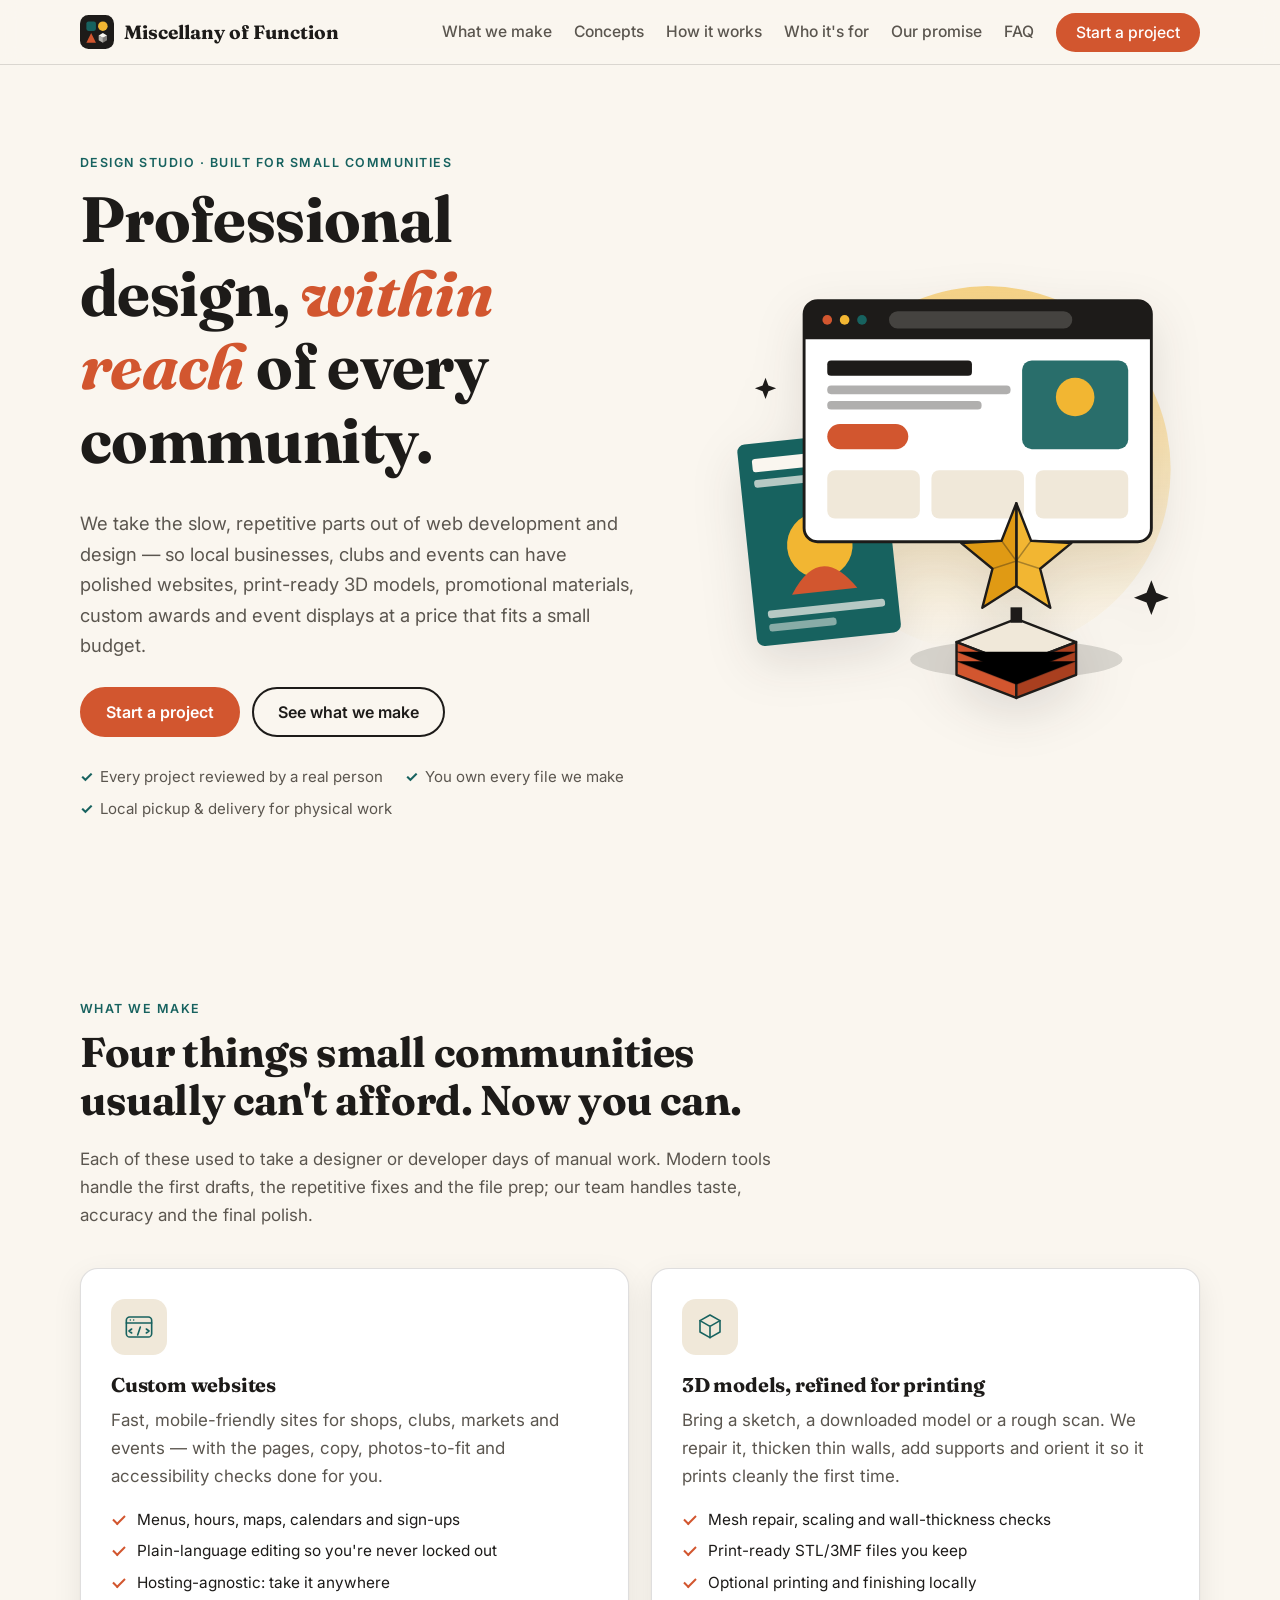
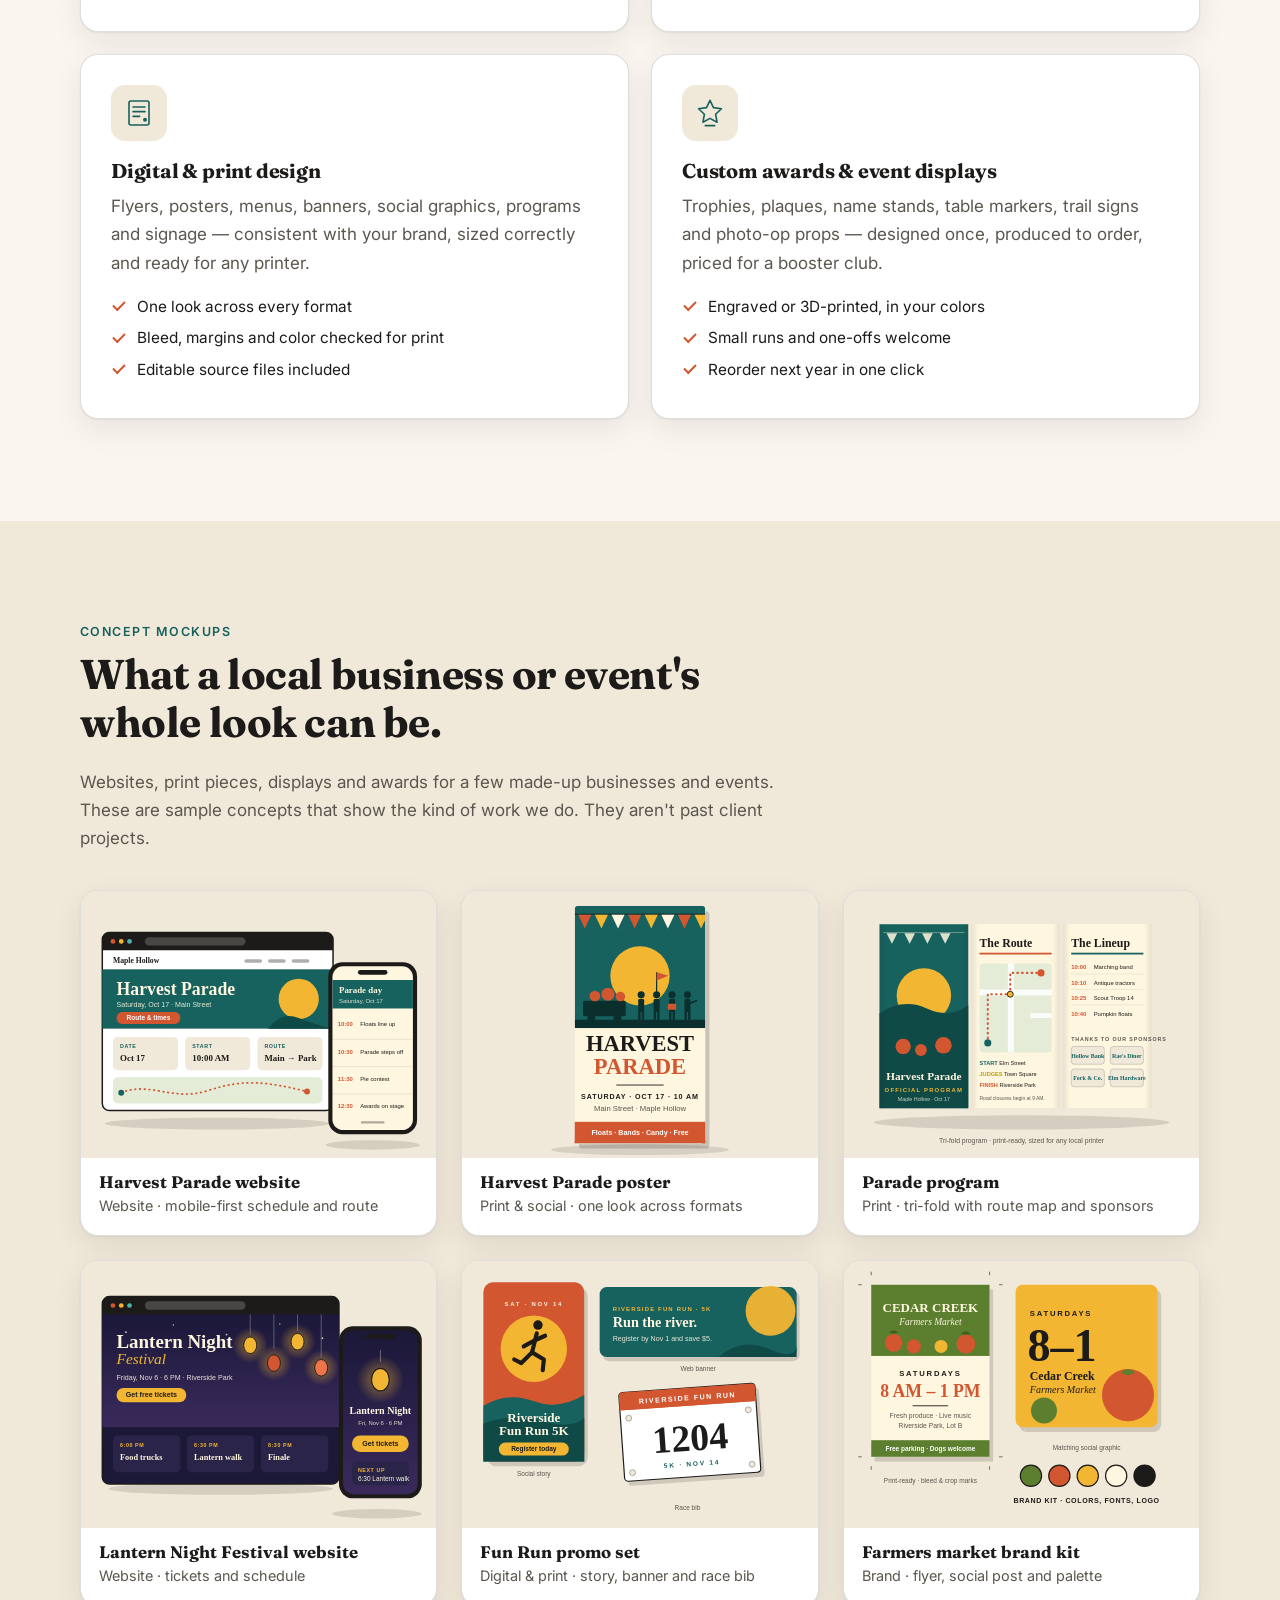
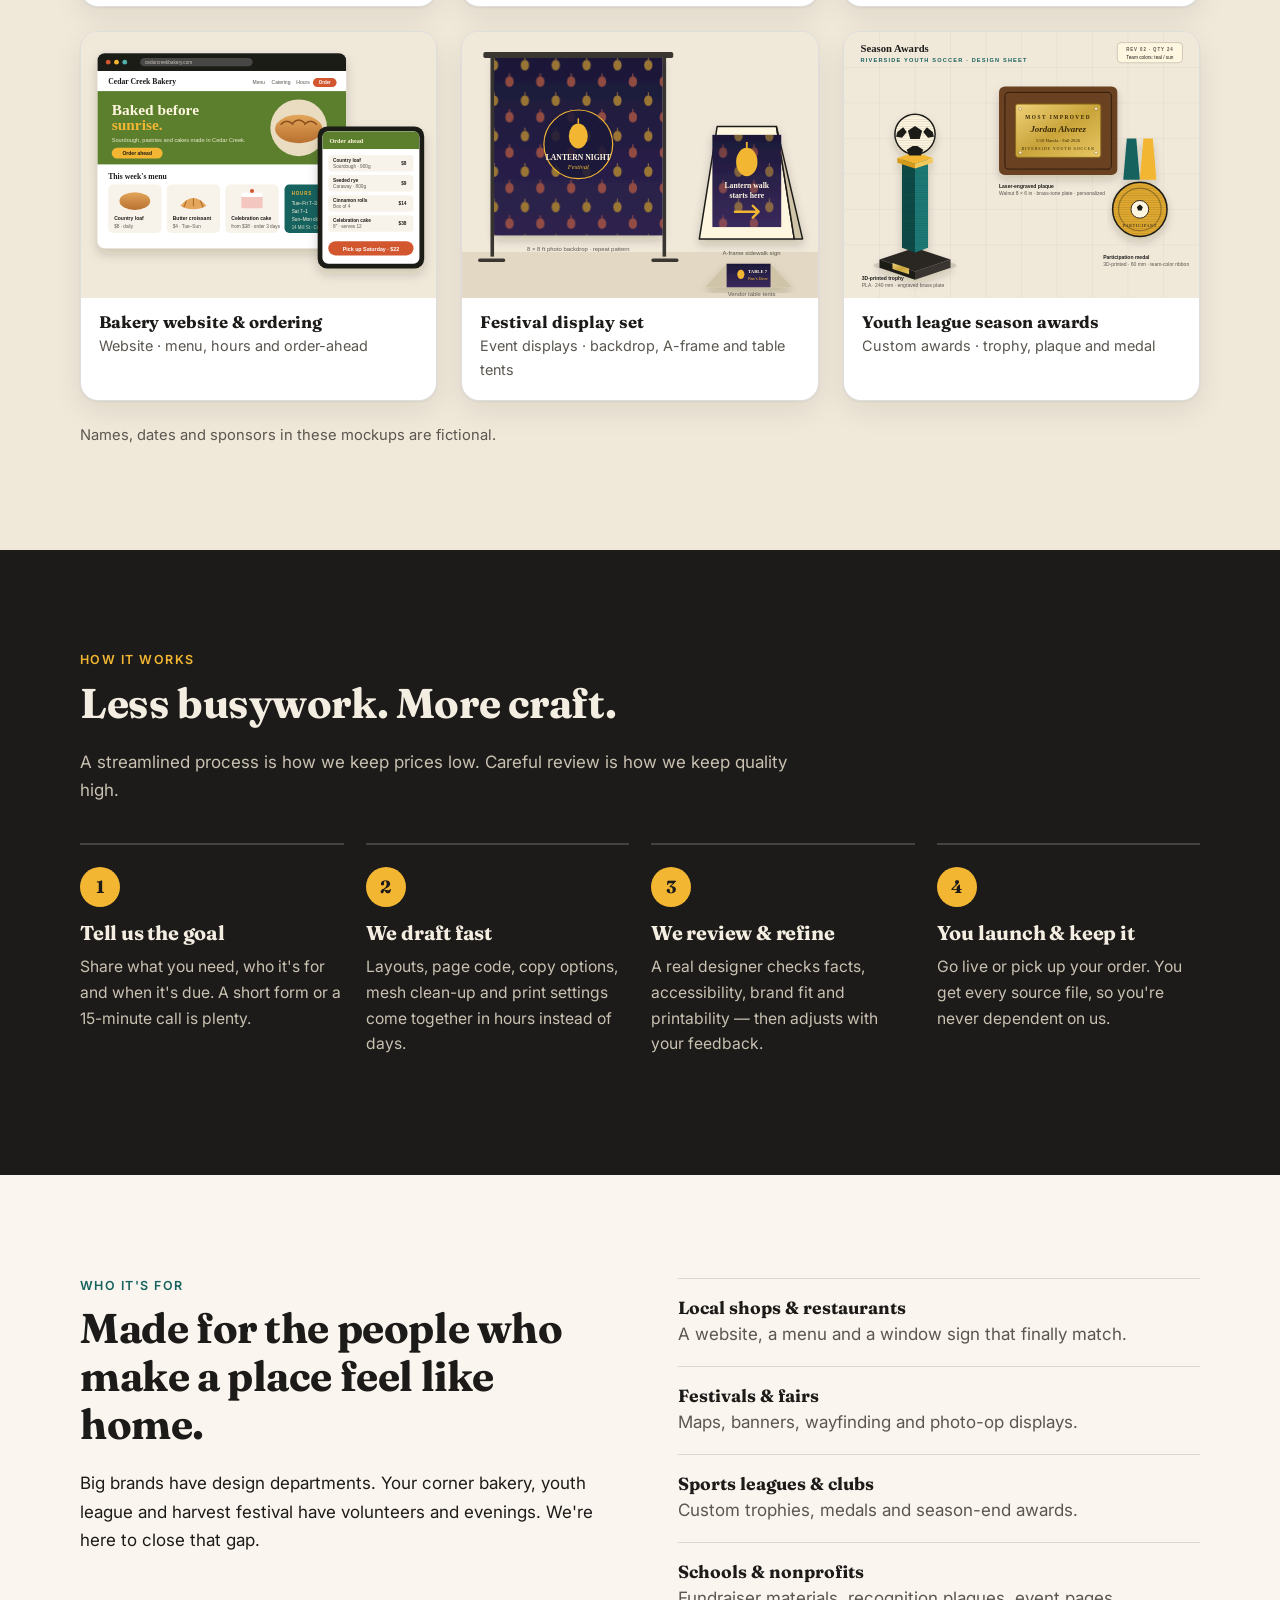
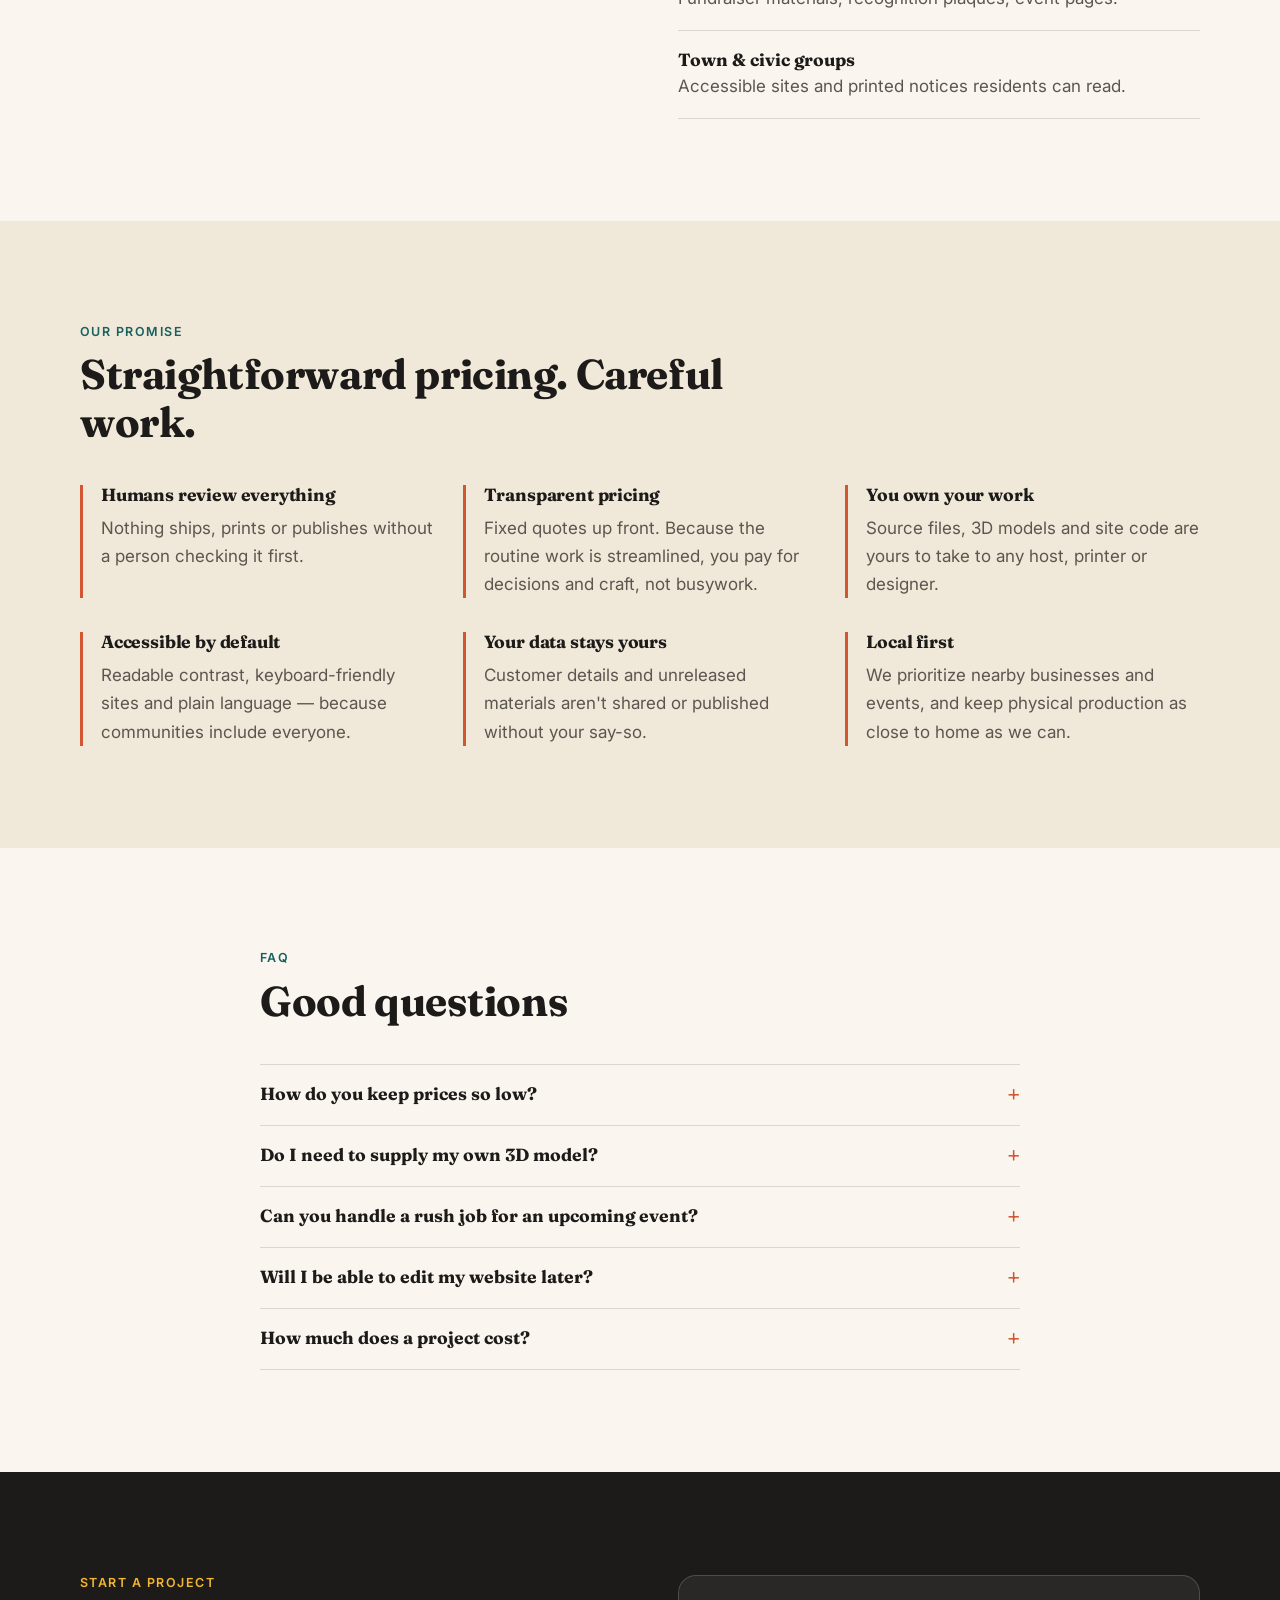
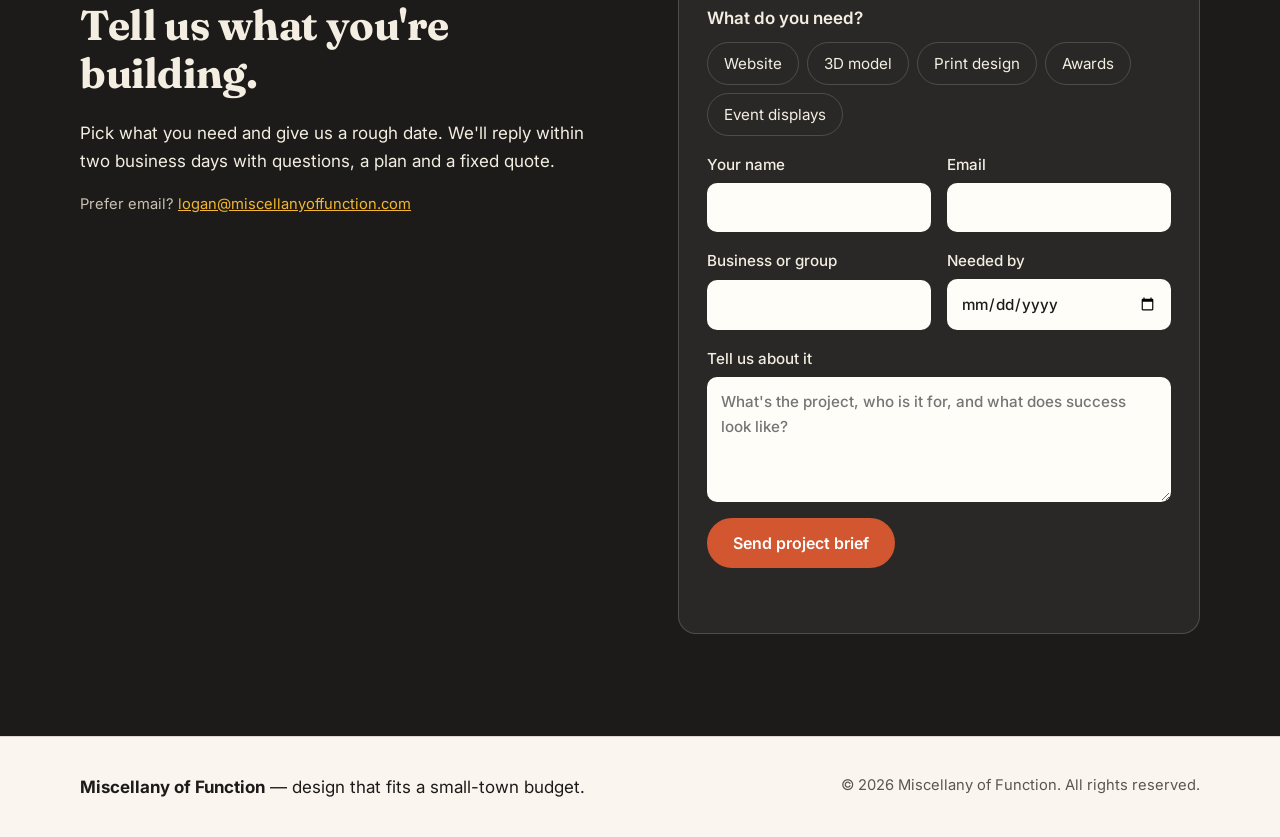
<file: index.html>
<!doctype html>
<html lang="en">
<head>
  <meta charset="utf-8">
  <meta name="viewport" content="width=device-width, initial-scale=1">
  <title>Miscellany of Function — Websites, print design &amp; custom awards for local businesses and events</title>
  <meta name="description" content="Miscellany of Function builds custom websites, print-ready 3D models, promotional materials, awards and event displays for local businesses and community events — professional work at a small-town price.">
  <meta name="theme-color" content="#faf6ef">
  <meta property="og:title" content="Miscellany of Function — Professional design within reach of every community">
  <meta property="og:description" content="Custom websites, print-ready 3D models, promotional materials, awards and event displays for local businesses and community events.">
  <meta property="og:type" content="website">
  <meta property="og:url" content="https://miscellanyoffunction.com/">
  <meta property="og:image" content="https://miscellanyoffunction.com/assets/og-image.png">
  <meta property="og:image:width" content="1200">
  <meta property="og:image:height" content="630">
  <meta name="twitter:card" content="summary_large_image">
  <link rel="canonical" href="https://miscellanyoffunction.com/">
  <link rel="icon" href="assets/favicon.svg" type="image/svg+xml">
  <link rel="icon" href="assets/favicon-32.png" sizes="32x32" type="image/png">
  <link rel="icon" href="/favicon.ico" sizes="any">
  <link rel="apple-touch-icon" href="assets/apple-touch-icon.png">
  <link rel="preconnect" href="https://fonts.googleapis.com">
  <link rel="preconnect" href="https://fonts.gstatic.com" crossorigin>
  <link rel="stylesheet" href="https://fonts.googleapis.com/css2?family=Fraunces:opsz,wght@9..144,500;9..144,700&family=Inter:wght@400;500;600&display=swap">
  <link rel="stylesheet" href="css/styles.css">
</head>
<body>
  <a class="skip" href="#main">Skip to content</a>

  <header class="site-header" id="top">
    <div class="wrap bar">
      <a class="brand" href="#top" aria-label="Miscellany of Function home">
        <svg class="brand-mark" viewBox="0 0 64 64" aria-hidden="true">
          <rect width="64" height="64" rx="16" fill="var(--ink)"/>
          <rect x="12" y="12" width="18" height="18" rx="4" fill="var(--teal)"/>
          <circle cx="43" cy="21" r="9" fill="var(--sun)"/>
          <path d="M12 52h18L21 34z" fill="var(--clay)"/>
          <path d="M43 34l7.8 4.5L43 43l-7.8-4.5z" fill="var(--paper)"/>
          <path d="M35.2 38.5L43 43v9l-7.8-4.5z" fill="var(--paper)" opacity=".7"/>
          <path d="M50.8 38.5L43 43v9l7.8-4.5z" fill="var(--paper)" opacity=".45"/>
        </svg>
        <span>Miscellany of Function</span>
      </a>
      <button class="nav-toggle" aria-expanded="false" aria-controls="nav" aria-label="Menu">
        <span></span><span></span><span></span>
      </button>
      <nav id="nav" class="nav" aria-label="Primary">
        <a href="#services">What we make</a>
        <a href="#concepts">Concepts</a>
        <a href="#process">How it works</a>
        <a href="#community">Who it's for</a>
        <a href="#principles">Our promise</a>
        <a href="#faq">FAQ</a>
        <a class="btn btn-small" href="#contact">Start a project</a>
      </nav>
    </div>
  </header>

  <main id="main">
    <!-- HERO -->
    <section class="hero">
      <div class="wrap hero-grid">
        <div class="hero-copy">
          <p class="eyebrow">Design studio · Built for small communities</p>
          <h1>Professional design, <em>within reach</em> of every community.</h1>
          <p class="lead">We take the slow, repetitive parts out of web development and design — so local businesses, clubs and events can have polished websites, print-ready 3D models, promotional materials, custom awards and event displays at a price that fits a small budget.</p>
          <div class="cta-row">
            <a class="btn" href="#contact">Start a project</a>
            <a class="btn btn-ghost" href="#services">See what we make</a>
          </div>
          <ul class="hero-points" aria-label="Highlights">
            <li>Every project reviewed by a real person</li>
            <li>You own every file we make</li>
            <li>Local pickup &amp; delivery for physical work</li>
          </ul>
        </div>

        <div class="hero-art" aria-hidden="true">
          <svg viewBox="0 0 520 470" role="img" focusable="false">
            <defs>
              <linearGradient id="g-sky" x1="0" y1="0" x2="0" y2="1">
                <stop offset="0" stop-color="var(--sun)" stop-opacity=".55"/>
                <stop offset="1" stop-color="var(--sun)" stop-opacity="0"/>
              </linearGradient>
            </defs>
            <circle cx="300" cy="215" r="190" fill="url(#g-sky)"/>

            <!-- poster -->
            <g transform="translate(40 190) rotate(-6)">
              <rect width="150" height="210" rx="8" fill="var(--teal)"/>
              <rect x="14" y="16" width="122" height="14" rx="3" fill="var(--paper)"/>
              <rect x="14" y="38" width="80" height="8" rx="3" fill="var(--paper)" opacity=".7"/>
              <circle cx="75" cy="112" r="34" fill="var(--sun)"/>
              <path d="M41 160 q34 -52 68 0z" fill="var(--clay)"/>
              <rect x="14" y="174" width="122" height="8" rx="3" fill="var(--paper)" opacity=".7"/>
              <rect x="14" y="188" width="70" height="8" rx="3" fill="var(--paper)" opacity=".5"/>
            </g>

            <!-- browser -->
            <g transform="translate(110 40)">
              <rect width="360" height="250" rx="14" fill="var(--card)" stroke="var(--ink)" stroke-width="3"/>
              <path d="M0 14a14 14 0 0 1 14-14h332a14 14 0 0 1 14 14v26H0z" fill="var(--ink)"/>
              <circle cx="24" cy="20" r="5" fill="var(--clay)"/>
              <circle cx="42" cy="20" r="5" fill="var(--sun)"/>
              <circle cx="60" cy="20" r="5" fill="var(--teal)"/>
              <rect x="88" y="11" width="190" height="18" rx="9" fill="var(--paper)" opacity=".18"/>
              <rect x="24" y="62" width="150" height="16" rx="4" fill="var(--ink)"/>
              <rect x="24" y="88" width="190" height="9" rx="4" fill="var(--ink)" opacity=".35"/>
              <rect x="24" y="104" width="160" height="9" rx="4" fill="var(--ink)" opacity=".35"/>
              <rect x="24" y="128" width="84" height="26" rx="13" fill="var(--clay)"/>
              <rect x="226" y="62" width="110" height="92" rx="10" fill="var(--teal)" opacity=".92"/>
              <circle cx="281" cy="100" r="20" fill="var(--sun)"/>
              <rect x="24" y="176" width="96" height="50" rx="8" fill="var(--paper-2)"/>
              <rect x="132" y="176" width="96" height="50" rx="8" fill="var(--paper-2)"/>
              <rect x="240" y="176" width="96" height="50" rx="8" fill="var(--paper-2)"/>
            </g>

            <!-- print bed + award -->
            <g transform="translate(330 400)">
              <ellipse cx="0" cy="12" rx="110" ry="20" fill="var(--ink)" opacity=".15"/>
              <!-- pedestal (isometric block with layer lines) -->
              <polygon points="-62,-6 0,-30 62,-6 0,18" fill="var(--paper-2)" stroke="var(--ink)" stroke-width="2.5" stroke-linejoin="round"/>
              <polygon points="-62,-6 0,18 0,52 -62,28" fill="var(--clay)" stroke="var(--ink)" stroke-width="2.5" stroke-linejoin="round"/>
              <polygon points="62,-6 0,18 0,52 62,28" fill="#a93f1f" stroke="var(--ink)" stroke-width="2.5" stroke-linejoin="round"/>
              <g stroke="var(--ink)" stroke-opacity=".25" stroke-width="1.5">
                <path d="M-62 4 L0 28 L62 4"/><path d="M-62 14 L0 38 L62 14"/>
              </g>
              <!-- faceted star -->
              <g transform="translate(0 -90)">
                <polygon points="0,-60 15.28,-21.03 57.06,-18.54 24.73,8.03 35.27,48.54 0,26" fill="var(--sun)" stroke="var(--ink)" stroke-width="2.5" stroke-linejoin="round"/>
                <polygon points="0,-60 -15.28,-21.03 -57.06,-18.54 -24.73,8.03 -35.27,48.54 0,26" fill="#e09a14" stroke="var(--ink)" stroke-width="2.5" stroke-linejoin="round"/>
                <path d="M0 -60 V26 M-15.28 -21.03 L0 0 L15.28 -21.03 M-24.73 8.03 L0 0 L24.73 8.03" fill="none" stroke="var(--ink)" stroke-opacity=".35" stroke-width="1.5"/>
              </g>
              <rect x="-6" y="-42" width="12" height="16" fill="var(--ink)"/>
            </g>

            <!-- sparkles -->
            <g fill="var(--ink)">
              <path d="M470 330l5 13 13 5-13 5-5 13-5-13-13-5 13-5z"/>
              <path d="M70 120l3 8 8 3-8 3-3 8-3-8-8-3 8-3z"/>
            </g>
          </svg>
        </div>
      </div>
    </section>

    <!-- WHAT WE MAKE -->
    <section class="section" id="services">
      <div class="wrap">
        <header class="section-head reveal">
          <p class="eyebrow">What we make</p>
          <h2>Four things small communities usually can't afford. Now you can.</h2>
          <p>Each of these used to take a designer or developer days of manual work. Modern tools handle the first drafts, the repetitive fixes and the file prep; our team handles taste, accuracy and the final polish.</p>
        </header>

        <div class="cards">
          <article class="card reveal">
            <div class="icon" aria-hidden="true">
              <svg viewBox="0 0 48 48"><rect x="5" y="9" width="38" height="30" rx="5"/><path d="M5 18h38"/><circle cx="11" cy="13.5" r="1.2"/><circle cx="16" cy="13.5" r="1.2"/><path d="M13 27l-4 3 4 3M35 27l4 3-4 3M26 24l-4 12"/></svg>
            </div>
            <h3>Custom websites</h3>
            <p>Fast, mobile-friendly sites for shops, clubs, markets and events — with the pages, copy, photos-to-fit and accessibility checks done for you.</p>
            <ul class="tick">
              <li>Menus, hours, maps, calendars and sign-ups</li>
              <li>Plain-language editing so you're never locked out</li>
              <li>Hosting-agnostic: take it anywhere</li>
            </ul>
          </article>

          <article class="card reveal">
            <div class="icon" aria-hidden="true">
              <svg viewBox="0 0 48 48"><path d="M24 6l15 8.5v17L24 40 9 31.5v-17z"/><path d="M9 14.5L24 23l15-8.5M24 23v17"/></svg>
            </div>
            <h3>3D models, refined for printing</h3>
            <p>Bring a sketch, a downloaded model or a rough scan. We repair it, thicken thin walls, add supports and orient it so it prints cleanly the first time.</p>
            <ul class="tick">
              <li>Mesh repair, scaling and wall-thickness checks</li>
              <li>Print-ready STL/3MF files you keep</li>
              <li>Optional printing and finishing locally</li>
            </ul>
          </article>

          <article class="card reveal">
            <div class="icon" aria-hidden="true">
              <svg viewBox="0 0 48 48"><rect x="9" y="6" width="30" height="36" rx="3"/><path d="M15 15h18M15 22h18M15 29h10"/><circle cx="33" cy="34" r="3"/></svg>
            </div>
            <h3>Digital &amp; print design</h3>
            <p>Flyers, posters, menus, banners, social graphics, programs and signage — consistent with your brand, sized correctly and ready for any printer.</p>
            <ul class="tick">
              <li>One look across every format</li>
              <li>Bleed, margins and color checked for print</li>
              <li>Editable source files included</li>
            </ul>
          </article>

          <article class="card reveal">
            <div class="icon" aria-hidden="true">
              <svg viewBox="0 0 48 48"><path d="M24 5l5.2 11 12 1.6-8.8 8.3 2.2 11.9L24 32l-10.6 5.8 2.2-11.9-8.8-8.3 12-1.6z"/><path d="M17 43h14"/></svg>
            </div>
            <h3>Custom awards &amp; event displays</h3>
            <p>Trophies, plaques, name stands, table markers, trail signs and photo-op props — designed once, produced to order, priced for a booster club.</p>
            <ul class="tick">
              <li>Engraved or 3D-printed, in your colors</li>
              <li>Small runs and one-offs welcome</li>
              <li>Reorder next year in one click</li>
            </ul>
          </article>
        </div>
      </div>
    </section>

    <!-- CONCEPT GALLERY -->
    <section class="section section-tint" id="concepts">
      <div class="wrap">
        <header class="section-head reveal">
          <p class="eyebrow">Concept mockups</p>
          <h2>What a local business or event's whole look can be.</h2>
          <p>Websites, print pieces, displays and awards for a few made-up businesses and events. These are sample concepts that show the kind of work we do. They aren't past client projects.</p>
        </header>

        <div class="gallery">
          <figure class="reveal">
            <img src="assets/mockups/parade-website.svg" width="600" height="450" loading="lazy" alt="Mockup of an event website for the Maple Hollow Harvest Parade on a laptop and a phone, showing the date, start time, route map and a parade-day schedule.">
            <figcaption><strong>Harvest Parade website</strong><span>Website · mobile-first schedule and route</span></figcaption>
          </figure>
          <figure class="reveal">
            <img src="assets/mockups/parade-poster.svg" width="600" height="450" loading="lazy" alt="Mockup of a Harvest Parade poster with a silhouetted parade in front of a big sun, with the date, time and location.">
            <figcaption><strong>Harvest Parade poster</strong><span>Print &amp; social · one look across formats</span></figcaption>
          </figure>
          <figure class="reveal">
            <img src="assets/mockups/parade-program.svg" width="600" height="450" loading="lazy" alt="Mockup of a printed tri-fold parade program with a cover, a route map and a lineup with sponsors.">
            <figcaption><strong>Parade program</strong><span>Print · tri-fold with route map and sponsors</span></figcaption>
          </figure>
          <figure class="reveal">
            <img src="assets/mockups/festival-website.svg" width="600" height="450" loading="lazy" alt="Mockup of a night-themed event website for the Lantern Night Festival with hanging lanterns, a tickets button and a schedule, on a browser and a phone.">
            <figcaption><strong>Lantern Night Festival website</strong><span>Website · tickets and schedule</span></figcaption>
          </figure>
          <figure class="reveal">
            <img src="assets/mockups/fun-run-promo.svg" width="600" height="450" loading="lazy" alt="Mockup of promotional materials for the Riverside Fun Run 5K: a social media story, a web banner and a numbered race bib.">
            <figcaption><strong>Fun Run promo set</strong><span>Digital &amp; print · story, banner and race bib</span></figcaption>
          </figure>
          <figure class="reveal">
            <img src="assets/mockups/market-kit.svg" width="600" height="450" loading="lazy" alt="Mockup of a Cedar Creek Farmers Market flyer with crop marks, a matching social post and a row of brand color swatches.">
            <figcaption><strong>Farmers market brand kit</strong><span>Brand · flyer, social post and palette</span></figcaption>
          </figure>
          <figure class="reveal">
            <img src="assets/mockups/bakery-website.svg" width="600" height="450" loading="lazy" alt="Mockup of a Cedar Creek Bakery website on a desktop browser and a tablet, with an order-ahead button, a weekly menu grid and opening hours.">
            <figcaption><strong>Bakery website &amp; ordering</strong><span>Website · menu, hours and order-ahead</span></figcaption>
          </figure>
          <figure class="reveal">
            <img src="assets/mockups/event-displays.svg" width="600" height="450" loading="lazy" alt="Mockup of Lantern Night Festival event displays: a photo backdrop banner with a repeating lantern pattern, an A-frame sidewalk sign and a vendor table tent.">
            <figcaption><strong>Festival display set</strong><span>Event displays · backdrop, A-frame and table tents</span></figcaption>
          </figure>
          <figure class="reveal">
            <img src="assets/mockups/league-awards.svg" width="600" height="450" loading="lazy" alt="Design sheet for Riverside Youth Soccer season awards: a 3D-printed trophy with a soccer ball on a faceted column, an engraved walnut plaque with a brass plate, and a participation medal.">
            <figcaption><strong>Youth league season awards</strong><span>Custom awards · trophy, plaque and medal</span></figcaption>
          </figure>
        </div>
        <p class="small gallery-note reveal">Names, dates and sponsors in these mockups are fictional.</p>
      </div>
    </section>

    <!-- HOW IT WORKS -->
    <section class="section section-dark" id="process">
      <div class="wrap">
        <header class="section-head reveal">
          <p class="eyebrow">How it works</p>
          <h2>Less busywork. More craft.</h2>
          <p>A streamlined process is how we keep prices low. Careful review is how we keep quality high.</p>
        </header>

        <ol class="steps">
          <li class="reveal">
            <span class="num">1</span>
            <h3>Tell us the goal</h3>
            <p>Share what you need, who it's for and when it's due. A short form or a 15-minute call is plenty.</p>
          </li>
          <li class="reveal">
            <span class="num">2</span>
            <h3>We draft fast</h3>
            <p>Layouts, page code, copy options, mesh clean-up and print settings come together in hours instead of days.</p>
          </li>
          <li class="reveal">
            <span class="num">3</span>
            <h3>We review &amp; refine</h3>
            <p>A real designer checks facts, accessibility, brand fit and printability — then adjusts with your feedback.</p>
          </li>
          <li class="reveal">
            <span class="num">4</span>
            <h3>You launch &amp; keep it</h3>
            <p>Go live or pick up your order. You get every source file, so you're never dependent on us.</p>
          </li>
        </ol>
      </div>
    </section>

    <!-- WHO IT'S FOR -->
    <section class="section" id="community">
      <div class="wrap split">
        <div class="reveal">
          <p class="eyebrow">Who it's for</p>
          <h2>Made for the people who make a place feel like home.</h2>
          <p>Big brands have design departments. Your corner bakery, youth league and harvest festival have volunteers and evenings. We're here to close that gap.</p>
        </div>
        <ul class="audience reveal">
          <li><strong>Local shops &amp; restaurants</strong><span>A website, a menu and a window sign that finally match.</span></li>
          <li><strong>Festivals &amp; fairs</strong><span>Maps, banners, wayfinding and photo-op displays.</span></li>
          <li><strong>Sports leagues &amp; clubs</strong><span>Custom trophies, medals and season-end awards.</span></li>
          <li><strong>Schools &amp; nonprofits</strong><span>Fundraiser materials, recognition plaques, event pages.</span></li>
          <li><strong>Town &amp; civic groups</strong><span>Accessible sites and printed notices residents can read.</span></li>
        </ul>
      </div>
    </section>

    <!-- PRINCIPLES -->
    <section class="section section-tint" id="principles">
      <div class="wrap">
        <header class="section-head reveal">
          <p class="eyebrow">Our promise</p>
          <h2>Straightforward pricing. Careful work.</h2>
        </header>
        <div class="principles">
          <div class="reveal">
            <h3>Humans review everything</h3>
            <p>Nothing ships, prints or publishes without a person checking it first.</p>
          </div>
          <div class="reveal">
            <h3>Transparent pricing</h3>
            <p>Fixed quotes up front. Because the routine work is streamlined, you pay for decisions and craft, not busywork.</p>
          </div>
          <div class="reveal">
            <h3>You own your work</h3>
            <p>Source files, 3D models and site code are yours to take to any host, printer or designer.</p>
          </div>
          <div class="reveal">
            <h3>Accessible by default</h3>
            <p>Readable contrast, keyboard-friendly sites and plain language — because communities include everyone.</p>
          </div>
          <div class="reveal">
            <h3>Your data stays yours</h3>
            <p>Customer details and unreleased materials aren't shared or published without your say-so.</p>
          </div>
          <div class="reveal">
            <h3>Local first</h3>
            <p>We prioritize nearby businesses and events, and keep physical production as close to home as we can.</p>
          </div>
        </div>
      </div>
    </section>

    <!-- FAQ -->
    <section class="section" id="faq">
      <div class="wrap narrow">
        <header class="section-head reveal">
          <p class="eyebrow">FAQ</p>
          <h2>Good questions</h2>
        </header>
        <div class="faq reveal">
          <details>
            <summary>How do you keep prices so low?</summary>
            <p>We use modern software, including some AI-assisted tools, to speed up routine work like first drafts, layouts and print preparation. A person directs that work and checks the results before anything reaches you, so you pay for craft and decisions rather than busywork.</p>
          </details>
          <details>
            <summary>Do I need to supply my own 3D model?</summary>
            <p>No. You can send a sketch, a photo, a downloaded model or just a description. We'll design or refine a model, confirm it will print well, and send you the files — or print it for you.</p>
          </details>
          <details>
            <summary>Can you handle a rush job for an upcoming event?</summary>
            <p>Often, yes — a streamlined process is what makes quick turnarounds possible. Tell us your date in the form and we'll say honestly whether it's realistic, especially for physical items that need printing and finishing.</p>
          </details>
          <details>
            <summary>Will I be able to edit my website later?</summary>
            <p>Yes. We build sites you can update yourself with simple files and plain-language instructions, and we're happy to make changes for a small fee if you'd rather not.</p>
          </details>
          <details>
            <summary>How much does a project cost?</summary>
            <p>It depends on scope, so we quote each project in writing before starting. Small, well-defined jobs like a flyer or a single award design cost far less than traditional agency work. Tell us your budget and we'll shape the project to fit it.</p>
          </details>
        </div>
      </div>
    </section>

    <!-- CONTACT -->
    <section class="section section-dark" id="contact">
      <div class="wrap split contact">
        <div class="reveal">
          <p class="eyebrow">Start a project</p>
          <h2>Tell us what you're building.</h2>
          <p>Pick what you need and give us a rough date. We'll reply within two business days with questions, a plan and a fixed quote.</p>
          <p class="small">Prefer email? <a href="mailto:logan@miscellanyoffunction.com">logan@miscellanyoffunction.com</a></p>
        </div>

        <form id="project-form" class="form reveal" novalidate>
          <fieldset>
            <legend>What do you need?</legend>
            <div class="chips">
              <label><input type="checkbox" name="need" value="Website"><span>Website</span></label>
              <label><input type="checkbox" name="need" value="3D model for printing"><span>3D model</span></label>
              <label><input type="checkbox" name="need" value="Flyers / posters / print"><span>Print design</span></label>
              <label><input type="checkbox" name="need" value="Custom awards"><span>Awards</span></label>
              <label><input type="checkbox" name="need" value="Event displays"><span>Event displays</span></label>
            </div>
          </fieldset>

          <div class="row">
            <label class="field">Your name
              <input name="name" type="text" autocomplete="name" required>
            </label>
            <label class="field">Email
              <input name="email" type="email" autocomplete="email" required>
            </label>
          </div>
          <div class="row">
            <label class="field">Business or group
              <input name="org" type="text" autocomplete="organization">
            </label>
            <label class="field">Needed by
              <input name="date" type="date">
            </label>
          </div>
          <label class="field">Tell us about it
            <textarea name="message" rows="4" placeholder="What's the project, who is it for, and what does success look like?" required></textarea>
          </label>

          <button class="btn" type="submit">Send project brief</button>
          <p class="form-status" id="form-status" role="status" aria-live="polite"></p>
        </form>
      </div>
    </section>
  </main>

  <footer class="site-footer">
    <div class="wrap foot">
      <p><strong>Miscellany of Function</strong> — design that fits a small-town budget.</p>
      <p class="small">© <span id="year">2026</span> Miscellany of Function. All rights reserved.</p>
    </div>
  </footer>

  <script src="js/main.js"></script>
</body>
</html>
</file>
<file: css/styles.css>
:root {
  --paper: #faf6ef;
  --paper-2: #f0e8d9;
  --card: #ffffff;
  --ink: #1d1b19;
  --muted: #5b564f;
  --clay: #d2562f;
  --clay-dark: #b6431f;
  --teal: #17625f;
  --sun: #f2b632;
  --line: rgba(29, 27, 25, .14);
  --radius: 18px;
  --shadow: 0 1px 2px rgba(29,27,25,.06), 0 10px 30px rgba(29,27,25,.08);
  --font-body: "Inter", system-ui, -apple-system, "Segoe UI", sans-serif;
  --font-head: "Fraunces", Georgia, "Times New Roman", serif;
  color-scheme: light;
}

@media (prefers-color-scheme: dark) {
  :root {
    --paper: #17150f;
    --paper-2: #26221a;
    --card: #1f1c15;
    --ink: #f4eee2;
    --muted: #b9b1a2;
    --clay: #ee7449;
    --clay-dark: #ff8a63;
    --teal: #4fb3ab;
    --sun: #f2b632;
    --line: rgba(244, 238, 226, .16);
    --shadow: 0 1px 2px rgba(0,0,0,.4), 0 10px 30px rgba(0,0,0,.35);
    color-scheme: dark;
  }
}

*, *::before, *::after { box-sizing: border-box; }
html { scroll-behavior: smooth; scroll-padding-top: 80px; }
body {
  margin: 0;
  background: var(--paper);
  color: var(--ink);
  font: 400 1.0625rem/1.65 var(--font-body);
  -webkit-font-smoothing: antialiased;
}
img, svg { max-width: 100%; display: block; }
a { color: inherit; }
h1, h2, h3 { font-family: var(--font-head); line-height: 1.15; margin: 0 0 .5em; letter-spacing: -.01em; }
h1 { font-size: clamp(2.3rem, 5.4vw, 4rem); font-weight: 700; }
h2 { font-size: clamp(1.75rem, 3.4vw, 2.6rem); font-weight: 700; }
h3 { font-size: 1.25rem; font-weight: 700; }
p { margin: 0 0 1em; }
em { font-style: italic; color: var(--clay); }

.wrap { width: min(1120px, 100% - 32px); margin-inline: auto; }
.narrow { width: min(760px, 100% - 32px); }
.small { font-size: .92rem; color: var(--muted); }
.skip { position: absolute; left: -999px; top: 8px; background: var(--ink); color: var(--paper); padding: 8px 14px; border-radius: 8px; z-index: 100; }
.skip:focus { left: 8px; }
:focus-visible { outline: 3px solid var(--sun); outline-offset: 3px; border-radius: 6px; }

/* Header */
.site-header {
  position: sticky; top: 0; z-index: 50;
  background: color-mix(in srgb, var(--paper) 88%, transparent);
  backdrop-filter: blur(10px);
  border-bottom: 1px solid var(--line);
}
.bar { display: flex; align-items: center; justify-content: space-between; min-height: 64px; gap: 16px; }
.brand { display: inline-flex; align-items: center; gap: 10px; text-decoration: none; font: 700 1.2rem var(--font-head); }
.brand-mark { width: 34px; height: 34px; flex-shrink: 0; }
.nav { display: flex; align-items: center; gap: 22px; }
.nav a { text-decoration: none; font-weight: 500; font-size: .98rem; color: var(--muted); }
.nav a:hover { color: var(--ink); }
.nav .btn { color: #fff; }
.nav-toggle { display: none; background: none; border: 0; padding: 10px; cursor: pointer; }
.nav-toggle span { display: block; width: 24px; height: 2px; background: var(--ink); margin: 5px 0; transition: transform .2s, opacity .2s; }
.nav-toggle[aria-expanded="true"] span:nth-child(1) { transform: translateY(7px) rotate(45deg); }
.nav-toggle[aria-expanded="true"] span:nth-child(2) { opacity: 0; }
.nav-toggle[aria-expanded="true"] span:nth-child(3) { transform: translateY(-7px) rotate(-45deg); }

/* Buttons */
.btn {
  display: inline-block; cursor: pointer; border: 2px solid var(--clay);
  background: var(--clay); color: #fff; text-decoration: none;
  font: 600 1rem var(--font-body); padding: 13px 24px; border-radius: 999px;
  transition: transform .15s, background .15s;
}
.btn:hover { background: var(--clay-dark); border-color: var(--clay-dark); transform: translateY(-1px); }
.btn-ghost { background: transparent; color: var(--ink); border-color: var(--ink); }
.btn-ghost:hover { background: var(--ink); color: var(--paper); border-color: var(--ink); }
.btn-small { padding: 8px 18px; font-size: .95rem; }

/* Hero */
.hero { padding: clamp(40px, 7vw, 96px) 0 clamp(40px, 6vw, 80px); overflow: hidden; }
.hero-grid { display: grid; grid-template-columns: 1.05fr .95fr; gap: clamp(24px, 5vw, 64px); align-items: center; }
.eyebrow { text-transform: uppercase; letter-spacing: .12em; font: 600 .78rem var(--font-body); color: var(--teal); margin-bottom: 1em; }
.lead { font-size: 1.15rem; color: var(--muted); max-width: 58ch; }
.cta-row { display: flex; flex-wrap: wrap; gap: 12px; margin: 1.6em 0; }
.hero-points { list-style: none; padding: 0; margin: 0; display: flex; flex-wrap: wrap; gap: 8px 22px; font-size: .94rem; color: var(--muted); }
.hero-points li::before { content: "✓"; color: var(--teal); font-weight: 700; margin-right: 7px; }
.hero-art svg { width: 100%; height: auto; filter: drop-shadow(0 18px 24px rgba(29,27,25,.12)); }

/* Sections */
.section { padding: clamp(56px, 8vw, 104px) 0; }
.section-head { max-width: 720px; margin-bottom: 2.4rem; }
.section-head p:last-child { color: var(--muted); margin-bottom: 0; }
.section-tint { background: var(--paper-2); }
.section-dark { background: #1d1b19; color: #f4eee2; --muted: #c9c1b2; --line: rgba(244,238,226,.18); }
.section-dark .eyebrow { color: var(--sun); }
.section-dark em { color: var(--sun); }
.section-dark a { color: var(--sun); }

/* Cards */
.cards { display: grid; grid-template-columns: repeat(2, 1fr); gap: 22px; }
.card {
  background: var(--card); border: 1px solid var(--line); border-radius: var(--radius);
  padding: 30px; box-shadow: var(--shadow);
}
.card p { color: var(--muted); }
.icon { width: 56px; height: 56px; border-radius: 14px; background: var(--paper-2); display: grid; place-items: center; margin-bottom: 18px; }
.icon svg { width: 32px; height: 32px; fill: none; stroke: var(--teal); stroke-width: 2.4; stroke-linecap: round; stroke-linejoin: round; }
.icon svg circle { fill: var(--teal); stroke: none; }
.tick { list-style: none; padding: 0; margin: 1em 0 0; font-size: .96rem; }
.tick li { padding-left: 26px; position: relative; margin-bottom: .4em; }
.tick li::before { content: ""; position: absolute; left: 2px; top: .5em; width: 12px; height: 7px; border-left: 2.5px solid var(--clay); border-bottom: 2.5px solid var(--clay); transform: rotate(-45deg); }

/* Concept gallery */
.gallery { display: grid; grid-template-columns: repeat(3, 1fr); gap: 24px; }
.gallery figure { margin: 0; background: var(--card); border: 1px solid var(--line); border-radius: var(--radius); overflow: hidden; box-shadow: var(--shadow); }
.gallery img { width: 100%; height: auto; aspect-ratio: 4 / 3; background: #f0e8d9; }
.gallery figcaption { display: grid; gap: 2px; padding: 14px 18px 18px; }
.gallery figcaption strong { font: 700 1.05rem var(--font-head); }
.gallery figcaption span { font-size: .9rem; color: var(--muted); }
.gallery-note { margin: 1.4rem 0 0; }

/* Steps */
.steps { list-style: none; padding: 0; margin: 0; display: grid; grid-template-columns: repeat(4, 1fr); gap: 22px; counter-reset: s; }
.steps li { border-top: 2px solid var(--line); padding-top: 22px; }
.steps p { color: var(--muted); font-size: .98rem; }
.num { display: inline-grid; place-items: center; width: 40px; height: 40px; border-radius: 50%; background: var(--sun); color: #1d1b19; font: 700 1.1rem var(--font-head); margin-bottom: 14px; }

/* Split layout */
.split { display: grid; grid-template-columns: 1fr 1fr; gap: clamp(28px, 6vw, 80px); align-items: start; }
.audience { list-style: none; padding: 0; margin: 0; }
.audience li { padding: 18px 0; border-bottom: 1px solid var(--line); display: grid; gap: 2px; }
.audience li:first-child { border-top: 1px solid var(--line); }
.audience strong { font: 700 1.1rem var(--font-head); }
.audience span { color: var(--muted); }

/* Principles */
.principles { display: grid; grid-template-columns: repeat(3, 1fr); gap: 34px 28px; }
.principles h3 { font-size: 1.1rem; }
.principles p { color: var(--muted); margin: 0; }
.principles > div { border-left: 3px solid var(--clay); padding-left: 18px; }

/* FAQ */
.faq details { border-bottom: 1px solid var(--line); padding: 18px 0; }
.faq details:first-child { border-top: 1px solid var(--line); }
.faq summary { cursor: pointer; font: 700 1.1rem var(--font-head); list-style: none; display: flex; justify-content: space-between; gap: 16px; }
.faq summary::-webkit-details-marker { display: none; }
.faq summary::after { content: "+"; color: var(--clay); font-size: 1.5rem; line-height: 1; transition: transform .2s; }
.faq details[open] summary::after { transform: rotate(45deg); }
.faq p { margin: .8em 0 0; color: var(--muted); }

/* Form */
.form { background: rgba(255,255,255,.06); border: 1px solid var(--line); border-radius: var(--radius); padding: 28px; display: grid; gap: 16px; }
.form fieldset { border: 0; padding: 0; margin: 0; }
.form legend { font-weight: 600; margin-bottom: 10px; padding: 0; }
.chips { display: flex; flex-wrap: wrap; gap: 8px; }
.chips input { position: absolute; opacity: 0; }
.chips span { display: inline-block; padding: 8px 16px; border: 1.5px solid var(--line); border-radius: 999px; cursor: pointer; font-size: .95rem; transition: .15s; }
.chips input:checked + span { background: var(--sun); color: #1d1b19; border-color: var(--sun); font-weight: 600; }
.chips input:focus-visible + span { outline: 3px solid var(--sun); outline-offset: 2px; }
.row { display: grid; grid-template-columns: 1fr 1fr; gap: 16px; }
.field { display: grid; gap: 6px; font-weight: 500; font-size: .95rem; }
.field input, .field textarea {
  font: inherit; color: #1d1b19; background: #fffdf8; border: 1.5px solid transparent;
  border-radius: 10px; padding: 11px 13px; width: 100%;
}
.field input:focus, .field textarea:focus { outline: 3px solid var(--sun); }
.field .invalid { border-color: #ff7a59; }
.form .btn { justify-self: start; }
.form-status { margin: 0; min-height: 1.4em; font-size: .95rem; }

/* Footer */
.site-footer { padding: 36px 0; border-top: 1px solid var(--line); }
.foot { display: flex; flex-wrap: wrap; justify-content: space-between; gap: 8px 24px; }
.foot p { margin: 0; }

/* Reveal on scroll */
.js .reveal { opacity: 0; transform: translateY(18px); transition: opacity .6s ease, transform .6s ease; }
.js .reveal.in { opacity: 1; transform: none; }

@media (max-width: 920px) {
  .hero-grid, .split { grid-template-columns: 1fr; }
  .hero-art { max-width: 520px; }
  .steps { grid-template-columns: repeat(2, 1fr); }
  .principles { grid-template-columns: repeat(2, 1fr); }
  .gallery { grid-template-columns: repeat(2, 1fr); }
}
@media (max-width: 760px) {
  .nav-toggle { display: block; }
  .nav {
    position: absolute; left: 0; right: 0; top: 100%;
    flex-direction: column; align-items: stretch; gap: 0;
    background: var(--paper); border-bottom: 1px solid var(--line);
    padding: 8px 16px 16px; display: none;
  }
  .nav.open { display: flex; }
  .nav a { padding: 12px 4px; }
  .nav .btn { text-align: center; margin-top: 8px; }
  .cards, .row { grid-template-columns: 1fr; }
}
@media (max-width: 560px) {
  .gallery { grid-template-columns: 1fr; }
}
@media (max-width: 520px) {
  .steps, .principles { grid-template-columns: 1fr; }
  .card, .form { padding: 22px; }
}
@media (prefers-reduced-motion: reduce) {
  html { scroll-behavior: auto; }
  .js .reveal { opacity: 1; transform: none; transition: none; }
  .btn, .nav-toggle span { transition: none; }
}
</file>
